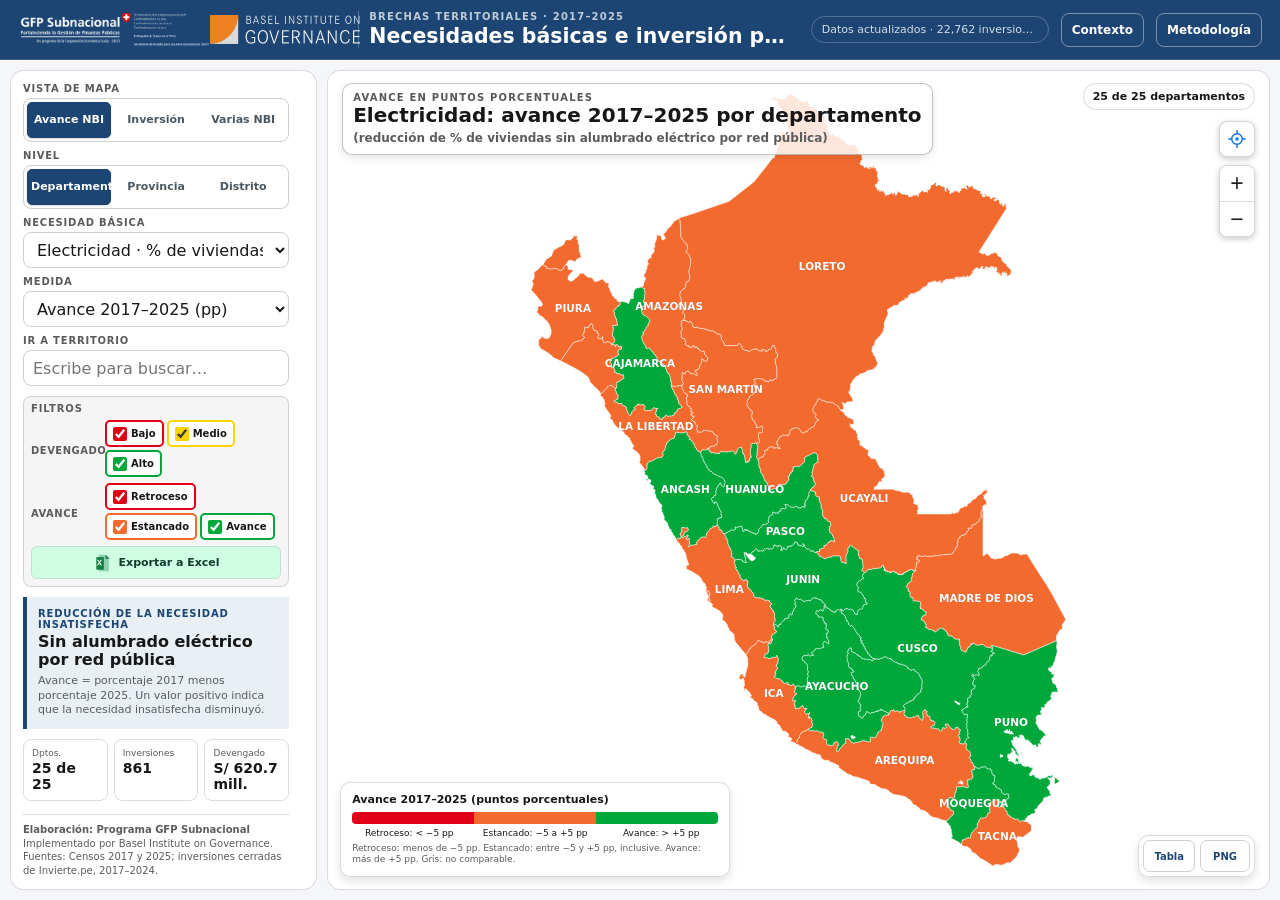
<file: index.html>
<!doctype html>
<html lang="es">
  <head>
    <meta charset="utf-8" />
    <meta name="viewport" content="width=device-width, initial-scale=1" />
    <meta
      name="description"
      content="Mapa interactivo de brechas territoriales e inversión pública del Perú"
    />
    <title>Mapa de brechas e inversión · Perú</title>
    <link rel="icon" href="data:image/svg+xml,%3Csvg xmlns='http://www.w3.org/2000/svg' viewBox='0 0 64 64'%3E%3Crect width='64' height='64' rx='32' fill='%23064942'/%3E%3Ctext x='32' y='39' text-anchor='middle' font-family='Arial' font-size='22' font-weight='700' fill='white'%3EPE%3C/text%3E%3C/svg%3E" />
    <link rel="stylesheet" href="./mapa_brechas.css" />
    <script defer src="./xlsx_vendor.js"></script>
    <script defer src="./mapa_brechas.js"></script>
  </head>
  <body>
    <div class="app" id="app" aria-busy="true">
      <header class="app-header">
        <div class="brand">
          <div class="brand-logos" aria-label="Instituciones responsables">
            <a href="https://www.gfpsubnacional.pe/inicio/" target="_blank" rel="noopener noreferrer">
              <img src="./gfp_darkbg.png" alt="GFP Subnacional" />
            </a>
            <a href="https://cooperacionsuiza.pe/seco" target="_blank" rel="noopener noreferrer">
              <img src="./suiza_darkbg.png" alt="Cooperación Económica Suiza SECO" />
            </a>
            <a href="https://baselgovernance.org" target="_blank" rel="noopener noreferrer">
              <img src="./basel_darkbg.png" alt="Basel Institute on Governance" />
            </a>
          </div>
          <div class="brand-copy">
            <p class="eyebrow">BRECHAS TERRITORIALES · 2017–2025</p>
            <h1>Necesidades básicas e inversión pública</h1>
          </div>
        </div>
        <div class="header-actions">
          <span class="status-chip" id="sourceStatus" role="status">Cargando datos…</span>
          <button class="icon-button" id="contextButton" type="button" aria-label="Abrir contexto general" disabled>
            Contexto
          </button>
          <button class="icon-button" id="methodButton" type="button" aria-label="Abrir metodología">
            Metodología
          </button>
        </div>
      </header>

      <main class="workspace" id="workspace">
        <aside class="control-panel" aria-label="Controles del mapa">
          <div class="controls-grid">
            <div class="control view-control">
              <span id="viewControlLabel">Vista de mapa</span>
              <div class="view-toggle" id="viewToggle" role="group" aria-labelledby="viewControlLabel">
                <button class="view-option is-active" type="button" data-view="nbi" aria-pressed="true" title="Avance de la necesidad básica insatisfecha">Avance NBI</button>
                <button class="view-option" type="button" data-view="investment" aria-pressed="false" title="Inversión en el sector">Inversión</button>
                <button class="view-option" type="button" data-view="comparison" aria-pressed="false" title="Avance NBI x Inversión">Avance NBI x Inversión</button>
                <button class="view-option" type="button" data-view="multi_nbi" aria-pressed="false" title="Servicios priorizados con estancamiento o retroceso">Varias NBI</button>
              </div>
            </div>

            <div class="control level-control">
              <span id="levelControlLabel">Nivel</span>
              <div class="view-toggle level-toggle" id="levelToggle" role="group" aria-labelledby="levelControlLabel">
                <button class="view-option level-option is-active" type="button" data-level="region" aria-pressed="true">Departamento</button>
                <button class="view-option level-option" type="button" data-level="province" aria-pressed="false">Provincia</button>
                <button class="view-option level-option" type="button" data-level="district" aria-pressed="false">Distrito</button>
              </div>
            </div>

            <label class="control">
              <span>Necesidad básica</span>
              <select id="indicatorSelect">
                <option value="electricity">Electricidad · % de viviendas sin alumbrado eléctrico por red pública</option>
                <option value="water_coverage">Agua · % de viviendas sin cobertura de agua</option>
                <option value="water_continuity">Agua · % de viviendas sin agua todos los días</option>
                <option value="education">Educación · % de la población de 3 a 24 años que no asiste</option>
                <option value="internet">Internet · % de hogares sin conexión a internet</option>
              </select>
            </label>

            <label class="control" id="measureControl">
              <span id="measureLabel">Medida</span>
              <select id="measureSelect"></select>
            </label>

            <label class="control territory-control">
              <span>Ir a territorio</span>
              <input
                id="territorySearch"
                type="search"
                list="territoryOptions"
                placeholder="Escribe para buscar…"
                autocomplete="off"
                spellcheck="false"
                aria-label="Buscar y abrir un territorio"
              />
              <datalist id="territoryOptions"></datalist>
            </label>
          </div>

          <div class="filter-toolbar" aria-label="Filtros combinables y exportación">
            <p class="filter-toolbar-title">Filtros</p>
            <div class="multi-filter" id="tierFilterGroup" role="group" aria-labelledby="tierFilterLabel">
              <div class="multi-filter-heading">
                <span class="multi-filter-label" id="tierFilterLabel">Devengado</span>
              </div>
              <div class="multi-filter-options">
                <label class="filter-choice filter-choice--red"><input type="checkbox" name="tierFilter" value="low" checked /><span>Bajo</span></label>
                <label class="filter-choice filter-choice--yellow"><input type="checkbox" name="tierFilter" value="medium" checked /><span>Medio</span></label>
                <label class="filter-choice filter-choice--green"><input type="checkbox" name="tierFilter" value="high" checked /><span>Alto</span></label>
              </div>
            </div>
            <div class="multi-filter" id="progressFilterGroup" role="group" aria-labelledby="progressFilterLabel">
              <div class="multi-filter-heading">
                <span class="multi-filter-label" id="progressFilterLabel">Avance</span>
              </div>
              <div class="multi-filter-options">
                <label class="filter-choice filter-choice--red"><input type="checkbox" name="progressFilter" value="setback" checked /><span>Retroceso</span></label>
                <label class="filter-choice filter-choice--orange"><input type="checkbox" name="progressFilter" value="stagnant" checked /><span>Estancado</span></label>
                <label class="filter-choice filter-choice--green"><input type="checkbox" name="progressFilter" value="advance" checked /><span>Avance</span></label>
              </div>
            </div>
            <button class="export-button" id="exportButton" type="button" title="Exportar los datos filtrados" disabled>
              <svg class="excel-icon" viewBox="0 0 24 24" aria-hidden="true">
                <path fill="currentColor" d="M7 2h8l4 4v16H7z" opacity=".34" />
                <path fill="currentColor" d="M15 2v5h5" />
                <path fill="currentColor" d="M4 5h9v15H4z" />
                <path fill="#fff" d="m6.3 8.2 1.5 2.3 1.5-2.3h1.5l-2.2 3.3 2.3 3.4H9.4l-1.6-2.4-1.6 2.4H4.7L7 11.5 4.8 8.2z" />
              </svg>
              <span>Exportar a Excel</span>
            </button>
          </div>

          <section class="context-card" aria-live="polite">
            <p class="context-kicker" id="contextKicker">Cargando datos</p>
            <strong id="contextTitle">Preparando el mapa…</strong>
            <p id="contextNote">Explora los indicadores territoriales y la inversión pública asociada.</p>
          </section>

          <div class="mini-stats" aria-label="Resumen de la vista">
            <div><span id="statUnitsLabel">Territorios</span><strong id="statUnits">—</strong></div>
            <div><span>Inversiones</span><strong id="statComparable">—</strong></div>
            <div><span>Devengado</span><strong id="statProjects">—</strong></div>
          </div>

          <p class="source-note">
            <strong>Elaboración: Programa GFP Subnacional</strong><br />
            Implementado por Basel Institute on Governance.<br />
            Fuentes: Censos 2017 y 2025; inversiones cerradas de Invierte.pe, 2017–2024.
          </p>
        </aside>

        <section class="map-panel" aria-labelledby="mapHeading">
          <div class="map-heading">
            <div>
              <p class="eyebrow" id="mapEyebrow">MAPA COROPLÉTICO</p>
              <h2 id="mapHeading">Cargando…</h2>
              <p class="map-subheading" id="mapSubheading" hidden></p>
            </div>
            <span id="mapUnitCount">—</span>
          </div>

          <div class="map-nav" aria-label="Mover y ampliar el mapa">
            <button class="map-location-button" id="resetMapButton" type="button" title="Recentrar mapa" aria-label="Recentrar mapa">
              <svg class="map-location-icon" viewBox="0 0 24 24" aria-hidden="true">
                <path class="map-location-cross" d="M12 2.2v3.1M12 18.7v3.1M2.2 12h3.1M18.7 12h3.1"></path>
                <circle class="map-location-ring" cx="12" cy="12" r="6.3"></circle>
                <circle class="map-location-dot" cx="12" cy="12" r="2.15"></circle>
              </svg>
            </button>
            <div class="map-zoom-stack" role="group" aria-label="Zoom del mapa">
              <button id="zoomInButton" type="button" title="Acercar" aria-label="Acercar mapa">+</button>
              <button id="zoomOutButton" type="button" title="Alejar" aria-label="Alejar mapa">−</button>
            </div>
          </div>

          <div class="map-actions" aria-label="Tabla y exportación del mapa">
            <button id="tableButton" type="button" title="Mostrar tabla de territorios" aria-label="Mostrar tabla de territorios" aria-pressed="false">Tabla</button>
            <button id="downloadPngButton" type="button" title="Abrir vista previa PNG" aria-label="Abrir vista previa PNG" aria-pressed="false" disabled>PNG</button>
          </div>

          <svg
            id="peruMap"
            viewBox="0 0 560 720"
            preserveAspectRatio="xMidYMid meet"
            role="img"
            aria-labelledby="svgTitle svgDescription"
          >
            <title id="svgTitle">Mapa interactivo del Perú</title>
            <desc id="svgDescription">
              Mapa territorial del Perú. Arrastra para mover, usa la rueda o los controles para ampliar y selecciona un territorio para abrir su ficha.
            </desc>
            <g id="mapViewport">
              <g id="neighborLayer" aria-hidden="true"></g>
              <g id="mapLayer"></g>
              <g id="mapLabelLayer" aria-hidden="true"></g>
              <g id="mapOverlayLayer" aria-hidden="true"></g>
            </g>
          </svg>

          <div class="tooltip" id="tooltip" role="tooltip" hidden></div>
          <aside class="legend" id="legend" aria-label="Leyenda del mapa"></aside>

          <div class="loading-overlay" id="loadingOverlay">
            <div class="loader" aria-hidden="true"></div>
            <strong id="loadingTitle">Cargando los datos</strong>
            <span id="loadingDetail">Esto puede tardar unos segundos.</span>
          </div>

          <div class="error-panel" id="errorPanel" hidden>
            <strong>No se pudieron cargar los datos</strong>
            <p id="errorMessage"></p>
            <p>Intenta recargar la página. Si el problema continúa, comunícalo al equipo responsable.</p>
          </div>
        </section>

        <aside class="table-panel" id="tablePanel" aria-labelledby="tableTitle" hidden>
          <div
            class="table-resize-handle"
            id="tableResizeHandle"
            role="separator"
            aria-orientation="vertical"
            aria-label="Cambiar ancho del panel de tabla"
            tabindex="0"
            title="Arrastra para cambiar el ancho del panel; doble clic para restablecer"
          ></div>
          <header class="table-panel-header">
            <div>
              <p class="eyebrow">TABLA TERRITORIAL</p>
              <h2 id="tableTitle">Tabla</h2>
            </div>
            <button class="close-button table-close" id="tableCloseButton" type="button" aria-label="Cerrar tabla">×</button>
          </header>

          <div class="table-toolbar" aria-label="Opciones de la tabla">
            <label class="table-control">
              <span>Mostrar primeros</span>
              <input id="tableLimitInput" type="number" min="1" max="500" step="1" value="50" inputmode="numeric" />
            </label>
            <label class="table-control table-control--wide">
              <span>Ordenar por</span>
              <select id="tableSortSelect"></select>
            </label>
            <label class="table-control">
              <span>Orden</span>
              <select id="tableDirectionSelect">
                <option value="desc">Mayor a menor</option>
                <option value="asc">Menor a mayor</option>
              </select>
            </label>
            <details class="table-columns-menu" id="tableColumnsMenu">
              <summary id="tableColumnsSummary">Columnas</summary>
              <div class="table-columns-options" id="tableColumnsOptions" role="group" aria-label="Columnas visibles"></div>
            </details>
            <button class="table-copy-button" id="copyTableButton" type="button" title="Copiar la tabla con formato">Copiar tabla</button>
          </div>

          <p class="table-count" id="tableCount" aria-live="polite"></p>
          <div class="table-scroll" tabindex="0" aria-label="Tabla desplazable de indicadores territoriales">
            <table class="territory-table" id="territoryTable">
              <thead id="territoryTableHead"></thead>
              <tbody id="territoryTableBody"></tbody>
            </table>
          </div>
          <footer class="table-note" id="tableNote"></footer>
        </aside>

        <aside class="table-panel png-panel" id="pngPanel" aria-labelledby="pngPanelTitle" hidden>
          <div
            class="table-resize-handle"
            id="pngResizeHandle"
            role="separator"
            aria-orientation="vertical"
            aria-label="Cambiar ancho del panel PNG"
            tabindex="0"
            title="Arrastra para cambiar el ancho del panel; doble clic para restablecer"
          ></div>
          <header class="table-panel-header">
            <div>
              <p class="eyebrow">MAPA PNG</p>
              <h2 id="pngPanelTitle">Vista previa</h2>
            </div>
            <button class="close-button table-close" id="pngCloseButton" type="button" aria-label="Cerrar vista previa PNG">×</button>
          </header>

          <div class="png-preview-body">
            <div class="png-preview-stage">
              <p class="png-preview-status" id="pngPreviewStatus" role="status">Generando vista previa…</p>
              <img id="pngPreviewImage" class="png-preview-image" alt="Vista previa del mapa PNG" hidden />
            </div>
          </div>

          <footer class="png-panel-footer">
            <p id="pngPreviewMeta">La imagen mantiene fondo transparente.</p>
            <div class="png-panel-actions">
              <button class="png-copy-button" id="pngCopyButton" type="button" disabled>Copiar imagen</button>
              <button class="png-download-button" id="pngDownloadButton" type="button" disabled>Descargar PNG</button>
            </div>
          </footer>
        </aside>
      </main>
    </div>

    <dialog id="detailDialog" class="detail-dialog">
      <article class="dialog-card">
        <header class="dialog-header">
          <div>
            <p class="eyebrow" id="detailHierarchy"></p>
            <h2 id="detailTitle">Ficha territorial</h2>
          </div>
          <button class="close-button" id="detailClose" type="button" aria-label="Cerrar ficha">×</button>
        </header>
        <div class="dialog-body" id="detailBody"></div>
      </article>
    </dialog>

    <dialog id="contextDialog" class="context-dialog">
      <article class="dialog-card">
        <header class="dialog-header">
          <div>
            <p class="eyebrow">PANORAMA NACIONAL</p>
            <h2>Contexto para el análisis</h2>
          </div>
          <button class="close-button" id="contextClose" type="button" aria-label="Cerrar contexto">×</button>
        </header>
        <div class="dialog-body context-summary" id="contextBody"></div>
      </article>
    </dialog>

    <dialog id="methodDialog" class="method-dialog">
      <article class="dialog-card">
        <header class="dialog-header">
          <div>
            <p class="eyebrow">CRITERIOS DE LECTURA</p>
            <h2>Metodología</h2>
          </div>
          <button class="close-button" id="methodClose" type="button" aria-label="Cerrar metodología">×</button>
        </header>
        <div class="dialog-body prose" id="methodBody"></div>
      </article>
    </dialog>
  </body>
</html>
</file>
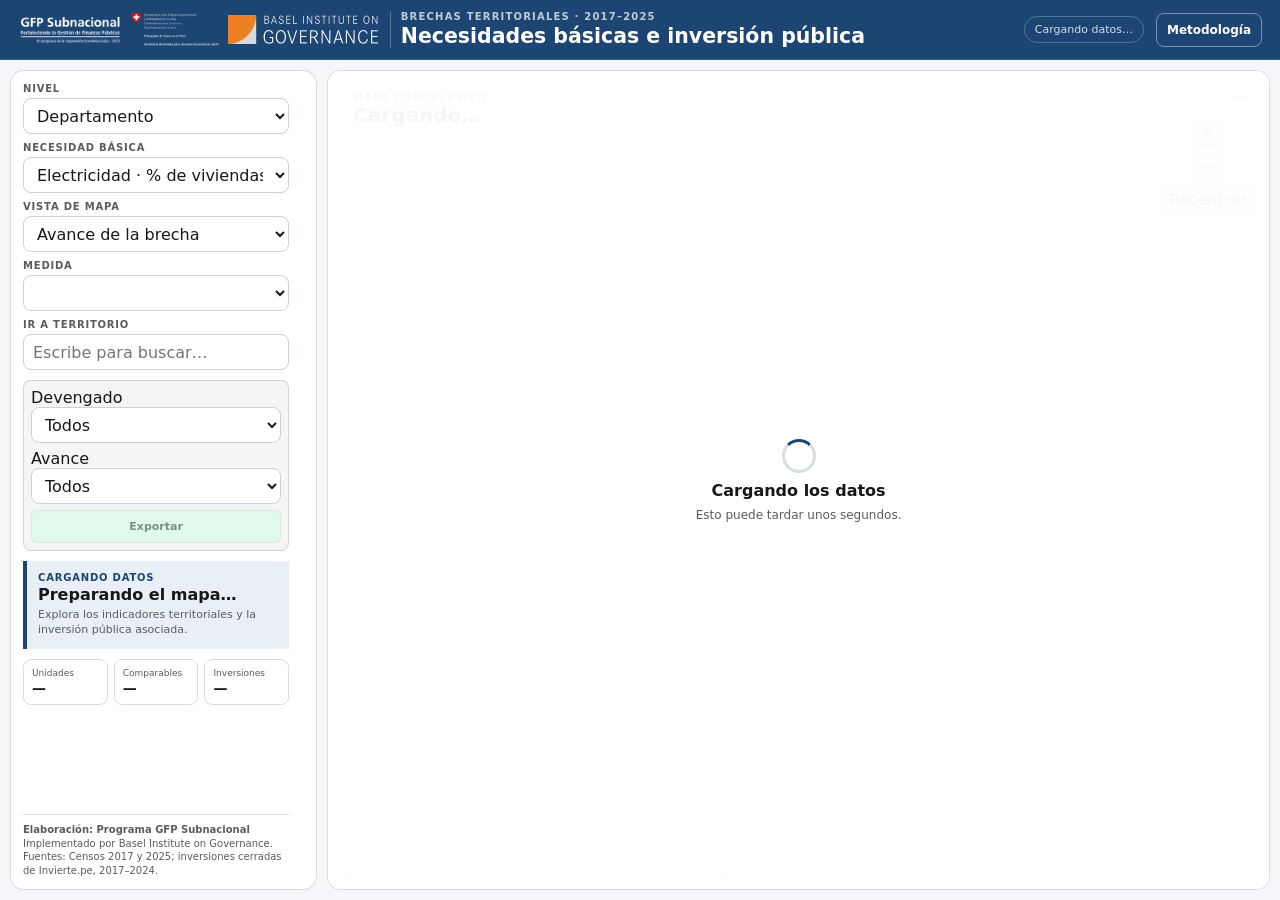
<file: mapa_brechas.html>
<!doctype html>
<html lang="es">
  <head>
    <meta charset="utf-8" />
    <meta name="viewport" content="width=device-width, initial-scale=1" />
    <meta
      name="description"
      content="Mapa interactivo de brechas territoriales e inversión pública del Perú"
    />
    <title>Mapa de brechas e inversión · Perú</title>
    <link rel="icon" href="data:image/svg+xml,%3Csvg xmlns='http://www.w3.org/2000/svg' viewBox='0 0 64 64'%3E%3Crect width='64' height='64' rx='32' fill='%23064942'/%3E%3Ctext x='32' y='39' text-anchor='middle' font-family='Arial' font-size='22' font-weight='700' fill='white'%3EPE%3C/text%3E%3C/svg%3E" />
    <link rel="stylesheet" href="./mapa_brechas.css" />
    <script defer src="./mapa_brechas.js"></script>
  </head>
  <body>
    <div class="app" id="app" aria-busy="true">
      <header class="app-header">
        <div class="brand">
          <div class="brand-logos" aria-label="Instituciones responsables">
            <a href="https://www.gfpsubnacional.pe/inicio/" target="_blank" rel="noopener noreferrer">
              <img src="./gfp_darkbg.png" alt="GFP Subnacional" />
            </a>
            <a href="https://cooperacionsuiza.pe/seco" target="_blank" rel="noopener noreferrer">
              <img src="./suiza_darkbg.png" alt="Cooperación Económica Suiza SECO" />
            </a>
            <a href="https://baselgovernance.org" target="_blank" rel="noopener noreferrer">
              <img src="./basel_darkbg.png" alt="Basel Institute on Governance" />
            </a>
          </div>
          <div class="brand-copy">
            <p class="eyebrow">BRECHAS TERRITORIALES · 2017–2025</p>
            <h1>Necesidades básicas e inversión pública</h1>
          </div>
        </div>
        <div class="header-actions">
          <span class="status-chip" id="sourceStatus" role="status">Cargando datos…</span>
          <button class="icon-button" id="methodButton" type="button" aria-label="Abrir metodología">
            Metodología
          </button>
        </div>
      </header>

      <main class="workspace">
        <aside class="control-panel" aria-label="Controles del mapa">
          <div class="controls-grid">
            <label class="control">
              <span>Nivel</span>
              <select id="levelSelect">
                <option value="region">Departamento</option>
                <option value="province">Provincia</option>
                <option value="district">Distrito</option>
              </select>
            </label>

            <label class="control">
              <span>Necesidad básica</span>
              <select id="indicatorSelect">
                <option value="electricity">Electricidad · % de viviendas sin alumbrado eléctrico por red pública</option>
                <option value="water_coverage">Agua · % de viviendas sin cobertura de agua</option>
                <option value="water_continuity">Agua · % de viviendas sin agua todos los días</option>
                <option value="education">Educación · % de la población de 3 a 24 años que no asiste</option>
                <option value="internet">Internet · % de hogares sin conexión a internet</option>
              </select>
            </label>

            <label class="control">
              <span>Vista de mapa</span>
              <select id="viewSelect">
                <option value="nbi">Avance de la brecha</option>
                <option value="investment">Inversión en el sector</option>
                <option value="comparison">Brecha × inversión</option>
              </select>
            </label>

            <label class="control" id="measureControl">
              <span id="measureLabel">Medida</span>
              <select id="measureSelect"></select>
            </label>

            <label class="control territory-control">
              <span>Ir a territorio</span>
              <input
                id="territorySearch"
                type="search"
                list="territoryOptions"
                placeholder="Escribe para buscar…"
                autocomplete="off"
                spellcheck="false"
                aria-label="Buscar y abrir un territorio"
              />
              <datalist id="territoryOptions"></datalist>
            </label>
          </div>

          <div class="filter-toolbar" aria-label="Filtros combinables y exportación">
            <label class="compact-control">
              <span>Devengado</span>
              <select id="tierFilterSelect">
                <option value="all">Todos</option>
                <option value="low">Bajo</option>
                <option value="medium">Medio</option>
                <option value="high">Alto</option>
              </select>
            </label>
            <label class="compact-control">
              <span>Avance</span>
              <select id="progressFilterSelect">
                <option value="all">Todos</option>
                <option value="advance">Avance</option>
                <option value="stagnant">Estancado</option>
                <option value="setback">Retroceso</option>
              </select>
            </label>
            <button class="export-button" id="exportButton" type="button" title="Exportar los datos filtrados" disabled>
              Exportar
            </button>
          </div>

          <section class="context-card" aria-live="polite">
            <p class="context-kicker" id="contextKicker">Cargando datos</p>
            <strong id="contextTitle">Preparando el mapa…</strong>
            <p id="contextNote">Explora los indicadores territoriales y la inversión pública asociada.</p>
          </section>

          <div class="mini-stats" aria-label="Resumen de la vista">
            <div><span>Unidades</span><strong id="statUnits">—</strong></div>
            <div><span>Comparables</span><strong id="statComparable">—</strong></div>
            <div><span>Inversiones</span><strong id="statProjects">—</strong></div>
          </div>

          <p class="source-note">
            <strong>Elaboración: Programa GFP Subnacional</strong><br />
            Implementado por Basel Institute on Governance.<br />
            Fuentes: Censos 2017 y 2025; inversiones cerradas de Invierte.pe, 2017–2024.
          </p>
        </aside>

        <section class="map-panel" aria-labelledby="mapHeading">
          <div class="map-heading">
            <div>
              <p class="eyebrow" id="mapEyebrow">MAPA COROPLÉTICO</p>
              <h2 id="mapHeading">Cargando…</h2>
              <p class="map-subheading" id="mapSubheading" hidden></p>
            </div>
            <span id="mapUnitCount">—</span>
          </div>

          <div class="map-nav" aria-label="Mover y ampliar el mapa">
            <button id="zoomInButton" type="button" title="Acercar" aria-label="Acercar mapa">+</button>
            <button id="zoomOutButton" type="button" title="Alejar hasta la vista mundial" aria-label="Alejar mapa hasta la vista mundial">−</button>
            <button id="resetMapButton" type="button" title="Restablecer vista" aria-label="Restablecer posición y zoom">Recentrar</button>
          </div>

          <svg
            id="peruMap"
            viewBox="-130 -240 900 1160"
            preserveAspectRatio="xMidYMid meet"
            role="img"
            aria-labelledby="svgTitle svgDescription"
          >
            <title id="svgTitle">Mapa interactivo del Perú con contexto mundial</title>
            <desc id="svgDescription">
              Los límites de todos los países y el océano dan contexto mundial. Arrastra para mover, usa la rueda o los controles para ampliar y selecciona un territorio del Perú para abrir su ficha.
            </desc>
            <rect class="map-ocean" x="-130" y="-240" width="900" height="1160" aria-hidden="true"></rect>
            <g id="mapViewport">
              <g id="neighborLayer" aria-hidden="true"></g>
              <g id="mapLayer"></g>
              <g id="mapLabelLayer" aria-hidden="true"></g>
              <g id="mapOverlayLayer" aria-hidden="true"></g>
            </g>
          </svg>

          <div class="tooltip" id="tooltip" role="tooltip" hidden></div>
          <aside class="legend" id="legend" aria-label="Leyenda del mapa"></aside>

          <div class="loading-overlay" id="loadingOverlay">
            <div class="loader" aria-hidden="true"></div>
            <strong id="loadingTitle">Cargando los datos</strong>
            <span id="loadingDetail">Esto puede tardar unos segundos.</span>
          </div>

          <div class="error-panel" id="errorPanel" hidden>
            <strong>No se pudieron cargar los datos</strong>
            <p id="errorMessage"></p>
            <p>Intenta recargar la página. Si el problema continúa, comunícalo al equipo responsable.</p>
          </div>
        </section>
      </main>
    </div>

    <dialog id="detailDialog" class="detail-dialog">
      <article class="dialog-card">
        <header class="dialog-header">
          <div>
            <p class="eyebrow" id="detailHierarchy"></p>
            <h2 id="detailTitle">Ficha territorial</h2>
          </div>
          <button class="close-button" id="detailClose" type="button" aria-label="Cerrar ficha">×</button>
        </header>
        <div class="dialog-body" id="detailBody"></div>
      </article>
    </dialog>

    <dialog id="methodDialog" class="method-dialog">
      <article class="dialog-card">
        <header class="dialog-header">
          <div>
            <p class="eyebrow">CRITERIOS DE LECTURA</p>
            <h2>Metodología</h2>
          </div>
          <button class="close-button" id="methodClose" type="button" aria-label="Cerrar metodología">×</button>
        </header>
        <div class="dialog-body prose" id="methodBody"></div>
      </article>
    </dialog>
  </body>
</html>
</file>
<file: mapa_brechas.css>
:root {
  color-scheme: light;
  --ink: #171717;
  --muted: #5b5b5b;
  --paper: #f4f6f9;
  --panel: #ffffff;
  --line: rgb(0 0 0 / 14%);
  --teal: #1c4574;
  --teal-dark: #1c4574;
  --focus: #ff9d00;
  --brand: #cf0909;
  --brand-hover: #f5811e;
  --shadow: 0 4px 10px rgb(0 0 0 / 12%);
  font-family: "Segoe UI", system-ui, -apple-system, Arial, sans-serif;
}

* { box-sizing: border-box; }

html,
body {
  width: 100%;
  height: 100%;
  margin: 0;
  overflow: hidden;
}

body {
  color: var(--ink);
  background: var(--paper);
  overscroll-behavior: none;
}

button,
select,
input { font: inherit; }

button,
select { color: inherit; }

.app {
  width: 100%;
  height: 100vh;
  height: 100dvh;
  overflow: hidden;
  display: grid;
  grid-template-rows: 60px minmax(0, 1fr);
}

.app-header {
  min-width: 0;
  display: flex;
  align-items: center;
  justify-content: space-between;
  gap: 18px;
  padding: 8px 18px;
  color: #fff;
  background: var(--teal-dark);
  border-bottom: 1px solid rgb(255 255 255 / 12%);
}

.brand,
.header-actions {
  min-width: 0;
  display: flex;
  align-items: center;
  gap: 12px;
}

.brand-logos { min-width: 0; display: flex; align-items: center; gap: 9px; }
.brand-logos a { display: inline-flex; flex: 0 1 auto; min-width: 0; }
.brand-logos img { display: block; width: auto; height: clamp(22px, 2.6vw, 34px); max-width: 150px; object-fit: contain; }
.brand-logos a:nth-child(1) img { max-width: 108px; }
.brand-logos a:nth-child(2) img { max-width: 92px; }
.brand-copy { min-width: 0; padding-left: 10px; border-left: 1px solid rgb(255 255 255 / 25%); }

.eyebrow {
  margin: 0 0 2px;
  font-size: 10px;
  font-weight: 800;
  letter-spacing: .12em;
  text-transform: uppercase;
  color: currentColor;
  opacity: .72;
}

h1,
h2,
p { margin-top: 0; }

h1 {
  margin-bottom: 0;
  overflow: hidden;
  text-overflow: ellipsis;
  white-space: nowrap;
  font-size: clamp(15px, 1.6vw, 21px);
  font-weight: 600;
}

.status-chip {
  max-width: 280px;
  overflow: hidden;
  text-overflow: ellipsis;
  white-space: nowrap;
  padding: 6px 10px;
  border: 1px solid rgb(255 255 255 / 24%);
  border-radius: 999px;
  font-size: 11px;
  color: rgb(255 255 255 / 82%);
}

.icon-button,
.close-button {
  border: 1px solid currentColor;
  background: transparent;
  cursor: pointer;
}

.icon-button {
  min-height: 34px;
  padding: 6px 10px;
  border-color: rgb(255 255 255 / 40%);
  border-radius: 8px;
  color: #fff;
  font-size: 12px;
  font-weight: 700;
}
.icon-button:disabled {
  opacity: .5;
  cursor: progress;
}

.workspace {
  min-width: 0;
  min-height: 0;
  height: 100%;
  overflow: hidden;
  display: grid;
  grid-template-columns: clamp(255px, 24vw, 330px) minmax(0, 1fr);
  gap: 10px;
  padding: 10px;
}

.control-panel,
.map-panel,
.table-panel {
  min-width: 0;
  min-height: 0;
  border: 1px solid var(--line);
  border-radius: 14px;
  background: var(--panel);
}

.control-panel {
  min-height: 0;
  height: 100%;
  max-height: 100%;
  overflow-x: hidden;
  overflow-y: auto;
  overscroll-behavior: contain;
  scrollbar-gutter: stable;
  display: flex;
  flex-direction: column;
  gap: 10px;
  padding: 12px;
}
.controls-grid {
  min-height: 0;
  display: grid;
  gap: 8px;
}

.control {
  min-width: 0;
  display: grid;
  gap: 4px;
}

.control > span {
  font-size: 10px;
  font-weight: 800;
  letter-spacing: .08em;
  text-transform: uppercase;
  color: var(--muted);
}

.view-toggle {
  display: grid;
  grid-template-columns: repeat(4, minmax(0, 1fr));
  gap: 3px;
  padding: 3px;
  border: 1px solid #cbd2ca;
  border-radius: 8px;
  background: #fff;
}

.view-toggle.comparison-hidden {
  grid-template-columns: repeat(3, minmax(0, 1fr));
}

.level-toggle {
  grid-template-columns: repeat(3, minmax(0, 1fr));
}

.view-option {
  min-width: 0;
  min-height: 36px;
  padding: 4px 3px;
  border: 1px solid transparent;
  border-radius: 5px;
  color: #4a5760;
  background: transparent;
  font-size: 11px;
  font-weight: 700;
  line-height: 1.1;
  text-align: center;
  cursor: pointer;
}

.view-option:hover { background: #e8eff5; }

.view-option.is-active,
.view-option[aria-pressed="true"] {
  border-color: var(--teal-dark);
  color: #fff;
  background: var(--teal-dark);
  box-shadow: 0 1px 2px rgb(0 0 0 / 16%);
}

.filter-toolbar {
  display: grid;
  grid-template-columns: minmax(0, 1fr);
  align-items: stretch;
  gap: 6px;
  padding: 7px;
  border: 1px solid var(--line);
  border-radius: 8px;
  background: rgb(0 0 0 / 4%);
}

.filter-toolbar-title {
  margin: 0;
  font-size: 10px;
  font-weight: 800;
  letter-spacing: .09em;
  line-height: 1;
  text-transform: uppercase;
  color: var(--muted);
}

.multi-filter {
  min-width: 0;
  display: grid;
  grid-template-columns: 68px minmax(0, 1fr);
  align-items: center;
  gap: 6px;
}

.multi-filter-heading {
  min-width: 0;
}

.multi-filter-label {
  min-width: 0;
  overflow: hidden;
  text-overflow: ellipsis;
  white-space: nowrap;
  font-size: 10px;
  font-weight: 800;
  letter-spacing: .05em;
  text-transform: uppercase;
  color: var(--muted);
}

.multi-filter-options {
  min-width: 0;
  display: flex;
  flex-wrap: wrap;
  gap: 3px;
}

.filter-choice {
  --filter-accent: #171717;
  flex: 0 0 auto;
  display: inline-flex;
  align-items: center;
  gap: 4px;
  min-height: 27px;
  padding: 3px 6px;
  border: 2px solid #adb5b8;
  border-radius: 5px;
  color: #171717;
  background: #fff;
  font-size: 10px;
  font-weight: 800;
  line-height: 1.1;
  cursor: pointer;
}

.filter-choice--red { --filter-accent: #e00018; }
.filter-choice--red-light { --filter-accent: #f6b2b8; }
.filter-choice--red-dark { --filter-accent: #8e0010; }
.filter-choice--orange { --filter-accent: #f26a2e; }
.filter-choice--yellow { --filter-accent: #ffd500; }
.filter-choice--green { --filter-accent: #00a83b; }

.filter-choice:hover { background: #f4f6f7; }
.filter-choice input {
  width: 14px;
  height: 14px;
  margin: 0;
  accent-color: #818a8d;
}
.filter-choice:has(input:checked) { border-color: var(--filter-accent); }
.filter-choice--red input:checked { accent-color: #e00018; }
.filter-choice--red-light input:checked { accent-color: #f6b2b8; }
.filter-choice--red-dark input:checked { accent-color: #8e0010; }
.filter-choice--orange input:checked { accent-color: #f26a2e; }
.filter-choice--yellow input:checked { accent-color: #ffd500; }
.filter-choice--green input:checked { accent-color: #00a83b; }

.export-button {
  width: 100%;
  min-height: 33px;
  height: auto;
  display: inline-flex;
  align-items: center;
  justify-content: center;
  gap: 6px;
  padding: 5px 8px;
  border: 1px solid rgb(0 0 0 / 10%);
  border-radius: 6px;
  color: #0f3d2e;
  background: rgb(200 255 225 / 84%);
  font-size: 11px;
  font-weight: 700;
  cursor: pointer;
}

.excel-icon {
  width: 20px;
  height: 20px;
  flex: 0 0 auto;
  color: #107c41;
}

.export-button:hover { background: rgb(168 246 208 / 84%); transform: translateY(-1px); }
.export-button:disabled { opacity: .55; cursor: progress; transform: none; }

select,
input[type="search"] {
  width: 100%;
  min-width: 0;
  min-height: 36px;
  border: 1px solid #cbd2ca;
  border-radius: 8px;
  padding: 6px 9px;
  background: #fff;
  outline: none;
}

select:focus-visible,
input:focus-visible,
button:focus-visible {
  outline: 3px solid var(--focus);
  outline-offset: 2px;
}

.context-card {
  padding: 11px;
  border-left: 4px solid var(--teal);
  background: #e8eff5;
}

.context-kicker {
  margin-bottom: 3px;
  font-size: 10px;
  font-weight: 800;
  text-transform: uppercase;
  letter-spacing: .08em;
  color: var(--teal);
}

.context-card strong {
  display: block;
  font-size: 16px;
  line-height: 1.15;
}

.context-card p:last-child {
  margin: 4px 0 0;
  font-size: 11px;
  line-height: 1.35;
  color: var(--muted);
}

.mini-stats {
  display: grid;
  grid-template-columns: repeat(3, minmax(0, 1fr));
  gap: 6px;
}

.mini-stats div {
  min-width: 0;
  padding: 8px;
  border: 1px solid var(--line);
  border-radius: 8px;
}

.mini-stats span,
.mini-stats strong { display: block; }
.mini-stats span { font-size: 9px; color: var(--muted); }
.mini-stats strong { margin-top: 2px; font-size: 14px; }

.source-note {
  margin: auto 0 0;
  padding-top: 8px;
  border-top: 1px solid var(--line);
  font-size: 10px;
  line-height: 1.35;
  color: var(--muted);
}


.workspace.has-table {
  grid-template-columns: clamp(245px, 20vw, 305px) minmax(320px, 1fr) var(--table-panel-width, clamp(430px, 40vw, 700px));
}

.table-panel {
  position: relative;
  min-width: 0;
  min-height: 0;
  overflow: hidden;
  display: grid;
  grid-template-rows: auto auto auto minmax(0, 1fr) auto;
  background: #fff;
}

.png-panel {
  grid-template-rows: auto minmax(0, 1fr) auto;
}

.png-preview-body {
  min-width: 0;
  min-height: 0;
  overflow: auto;
  padding: 12px;
  background: #f7f8fa;
  scrollbar-gutter: stable;
}

.png-preview-stage {
  min-height: 100%;
  display: grid;
  place-items: center;
  align-content: center;
  padding: 10px;
  border: 1px solid #d9dee2;
  border-radius: 9px;
  background: #fff;
}

.png-preview-image {
  display: block;
  width: 100%;
  max-width: 620px;
  height: auto;
  border-radius: 3px;
  background: #fff;
  box-shadow: 0 1px 5px rgb(0 0 0 / 16%);
}

.png-preview-status {
  margin: 0;
  padding: 12px;
  border-radius: 7px;
  color: var(--muted);
  background: rgb(255 255 255 / 90%);
  font-size: 11px;
  font-weight: 700;
  text-align: center;
}

.png-panel-footer {
  display: grid;
  gap: 8px;
  padding: 10px 12px 12px;
  border-top: 1px solid var(--line);
  background: #fff;
}

.png-panel-footer p {
  margin: 0;
  color: var(--muted);
  font-size: 9px;
  line-height: 1.35;
}

.png-panel-actions {
  display: grid;
  grid-template-columns: repeat(2, minmax(0, 1fr));
  gap: 7px;
}

.png-copy-button,
.png-download-button {
  width: 100%;
  min-height: 34px;
  padding: 6px 10px;
  border: 1px solid #b6c5d0;
  border-radius: 7px;
  font-size: 11px;
  font-weight: 800;
  cursor: pointer;
}

.png-copy-button {
  color: #fff;
  background: var(--teal-dark);
}

.png-download-button {
  color: var(--teal-dark);
  background: #e8eff5;
}

.png-copy-button:hover,
.png-download-button:hover { filter: brightness(1.06); }
.png-copy-button:disabled,
.png-download-button:disabled { opacity: .5; cursor: progress; filter: none; }

.table-resize-handle {
  position: absolute;
  z-index: 15;
  top: 0;
  bottom: 0;
  left: 0;
  width: 9px;
  cursor: col-resize;
  touch-action: none;
}
.table-resize-handle::after {
  content: "";
  position: absolute;
  top: 8px;
  bottom: 8px;
  left: 3px;
  width: 2px;
  border-radius: 999px;
  background: rgb(28 69 116 / 18%);
  transition: background 120ms ease, width 120ms ease;
}
.table-resize-handle:hover::after,
.table-resize-handle:focus-visible::after {
  width: 3px;
  background: rgb(28 69 116 / 55%);
}
.table-resize-handle:focus-visible {
  outline: 2px solid var(--focus);
  outline-offset: -2px;
}

.table-panel-header {
  min-width: 0;
  display: flex;
  align-items: flex-start;
  justify-content: space-between;
  gap: 10px;
  padding: 12px 12px 10px;
  border-bottom: 1px solid var(--line);
}

.table-panel-header > div { min-width: 0; }
.table-panel-header .eyebrow { color: var(--teal-dark); }
.table-panel-header h2 {
  margin: 0;
  font-size: 15px;
  line-height: 1.2;
  overflow-wrap: anywhere;
}
.table-close {
  flex: 0 0 auto;
  width: 30px;
  height: 30px;
  border-radius: 7px;
  color: var(--teal-dark);
  background: #fff;
  font-size: 18px;
  cursor: pointer;
}

.table-toolbar {
  position: relative;
  z-index: 20;
  display: grid;
  grid-template-columns: 94px minmax(150px, 1fr) 120px;
  gap: 6px;
  align-items: end;
  padding: 9px 10px;
  border-bottom: 1px solid var(--line);
  background: #f7f8fa;
}

.table-control {
  min-width: 0;
  display: grid;
  gap: 3px;
}
.table-control > span {
  font-size: 8px;
  font-weight: 800;
  letter-spacing: .06em;
  text-transform: uppercase;
  color: var(--muted);
}
.table-control input,
.table-control select {
  width: 100%;
  min-width: 0;
  height: 31px;
  min-height: 31px;
  padding: 4px 6px;
  border: 1px solid #cbd2ca;
  border-radius: 6px;
  background: #fff;
  font-size: 10px;
}

.table-columns-menu {
  position: relative;
  grid-column: 1 / 3;
  min-width: 0;
}
.table-columns-menu > summary {
  height: 31px;
  display: flex;
  align-items: center;
  justify-content: space-between;
  gap: 8px;
  padding: 4px 8px;
  border: 1px solid #cbd2ca;
  border-radius: 6px;
  color: var(--teal-dark);
  background: #fff;
  font-size: 10px;
  font-weight: 800;
  cursor: pointer;
  list-style: none;
}
.table-columns-menu > summary::-webkit-details-marker { display: none; }
.table-columns-menu > summary::after { content: "▾"; }
.table-columns-menu[open] > summary::after { content: "▴"; }
.table-columns-options {
  position: absolute;
  z-index: 30;
  top: calc(100% + 5px);
  left: 0;
  width: min(370px, calc(100vw - 30px));
  max-height: 310px;
  overflow: auto;
  display: grid;
  gap: 3px;
  padding: 7px;
  border: 1px solid #b9c5ce;
  border-radius: 8px;
  background: #fff;
  box-shadow: 0 6px 18px rgb(0 0 0 / 18%);
}
.table-column-choice {
  min-width: 0;
  display: grid;
  grid-template-columns: 16px minmax(0, 1fr);
  align-items: start;
  gap: 6px;
  padding: 5px 6px;
  border-radius: 5px;
  font-size: 10px;
  line-height: 1.25;
  cursor: pointer;
}
.table-column-choice:hover { background: #eef3f7; }
.table-column-choice input {
  width: 14px;
  height: 14px;
  margin: 0;
  accent-color: var(--teal-dark);
}
.table-copy-button {
  grid-column: 3;
  width: 100%;
}

.table-copy-button {
  height: 31px;
  padding: 4px 9px;
  border: 1px solid #b6c5d0;
  border-radius: 6px;
  color: var(--teal-dark);
  background: #e8eff5;
  font-size: 10px;
  font-weight: 800;
  cursor: pointer;
  white-space: nowrap;
}
.table-copy-button:hover { background: #dce8f1; }

.table-count {
  margin: 0;
  padding: 6px 10px;
  border-bottom: 1px solid var(--line);
  color: var(--muted);
  font-size: 9px;
  line-height: 1.25;
}

.table-scroll {
  min-width: 0;
  min-height: 0;
  overflow: auto;
  overscroll-behavior: contain;
  scrollbar-gutter: stable;
  background: #fff;
}

.territory-table {
  width: max-content;
  min-width: 100%;
  border-collapse: separate;
  border-spacing: 0;
  color: #171717;
  background: #fff;
  font-size: 10px;
  line-height: 1.3;
  user-select: text;
}

.territory-table th,
.territory-table td {
  min-width: 90px;
  max-width: 220px;
  padding: 7px 8px;
  box-sizing: border-box;
  border-right: 1px solid #d9dee2;
  border-bottom: 1px solid #d9dee2;
  vertical-align: middle;
  text-align: center;
  white-space: normal;
  overflow-wrap: break-word;
  word-break: normal;
  cursor: text;
  user-select: text;
}
.territory-table td { white-space: pre-line; }
.territory-table th:first-child,
.territory-table td:first-child { border-left: 1px solid #d9dee2; }
.territory-table thead th {
  position: sticky;
  z-index: 3;
  top: 0;
  padding-right: 13px;
  border-top: 1px solid #d9dee2;
  color: #fff;
  background: var(--teal-dark);
  font-size: 9px;
  font-weight: 800;
  letter-spacing: .02em;
}
.table-column-resizer {
  position: absolute;
  z-index: 5;
  top: 0;
  right: -4px;
  width: 8px;
  height: 100%;
  cursor: col-resize;
  touch-action: none;
}
.table-column-resizer::after {
  content: "";
  position: absolute;
  top: 4px;
  bottom: 4px;
  left: 3px;
  width: 1px;
  background: rgb(255 255 255 / 42%);
}
.table-column-resizer:hover::after {
  width: 2px;
  background: #fff;
}
.territory-table tbody tr:nth-child(even) td { background: #f7f8fa; }
.territory-table tbody tr:hover td { background: #eef4f8; }
.territory-table td.table-number { text-align: right; font-variant-numeric: tabular-nums; }
.territory-table td.table-condition { font-weight: 800; text-align: center; }
.territory-table tbody td.table-tier-low { background: #e5f6eb; color: #075b28; }
.territory-table tbody td.table-tier-medium { background: #fff4ba; color: #715900; }
.territory-table tbody td.table-tier-high { background: #ffd9dd; color: #8e0010; }
.territory-table tbody td.table-progress-setback { background: #ffd9dd; color: #8e0010; }
.territory-table tbody td.table-progress-stagnant { background: #ffe2d4; color: #8b2f0c; }
.territory-table tbody td.table-progress-advance { background: #e5f6eb; color: #075b28; }

.table-note {
  max-height: 118px;
  overflow-y: auto;
  padding: 8px 10px 10px;
  border-top: 1px solid var(--line);
  color: var(--muted);
  background: #fafbfc;
  font-size: 9px;
  line-height: 1.4;
}
.table-note p { margin: 0 0 4px; }
.table-note p:last-child { margin-bottom: 0; }

.map-panel {
  position: relative;
  overflow: hidden;
  isolation: isolate;
  background: #fff;
}

.map-heading {
  position: absolute;
  z-index: 4;
  top: 12px;
  left: 14px;
  right: 14px;
  display: flex;
  align-items: flex-start;
  justify-content: space-between;
  gap: 12px;
  pointer-events: none;
}

.map-heading h2 {
  margin-bottom: 0;
  max-width: min(68vw, 740px);
  font-size: clamp(14px, 1.6vw, 20px);
  line-height: 1.05;
}

.map-heading > div:first-child {
  max-width: min(72vw, 760px);
  padding: 8px 10px 9px;
  border: 1px solid rgb(0 0 0 / 24%);
  border-radius: 10px;
  background: rgb(255 255 255 / 84%);
  box-shadow: 0 3px 9px rgb(0 0 0 / 10%);
}

.map-subheading {
  margin: 5px 0 0;
  max-width: min(68vw, 740px);
  color: var(--muted);
  font-size: clamp(10px, 1.25vw, 12px);
  font-weight: 650;
  line-height: 1.2;
}

.map-subheading[hidden] {
  display: none;
}

.map-heading > span {
  padding: 6px 9px;
  border: 1px solid var(--line);
  border-radius: 999px;
  background: rgb(255 255 255 / 90%);
  font-size: 11px;
  font-weight: 800;
}

.map-nav {
  position: absolute;
  z-index: 7;
  top: 50px;
  right: 14px;
  display: flex;
  flex-direction: column;
  align-items: center;
  gap: 8px;
}

.map-location-button,
.map-zoom-stack {
  width: 36px;
  border: 1px solid rgb(0 0 0 / 16%);
  border-radius: 8px;
  background: #fff;
  box-shadow: 0 2px 6px rgb(0 0 0 / 22%);
}

.map-location-button {
  height: 36px;
  display: grid;
  place-items: center;
  padding: 0;
  color: #1a73e8;
  cursor: pointer;
}

.map-location-icon {
  width: 20px;
  height: 20px;
  display: block;
  overflow: visible;
}

.map-location-cross,
.map-location-ring {
  fill: none;
  stroke: currentColor;
  stroke-width: 1.8;
  stroke-linecap: round;
  stroke-linejoin: round;
}

.map-location-dot {
  fill: currentColor;
  stroke: none;
}

.map-zoom-stack {
  overflow: hidden;
  display: flex;
  flex-direction: column;
}

.map-zoom-stack button {
  width: 34px;
  height: 35px;
  display: grid;
  place-items: center;
  padding: 0;
  border: 0;
  border-radius: 0;
  color: #202124;
  background: #fff;
  font-family: Arial, sans-serif;
  font-size: 23px;
  font-weight: 400;
  line-height: 1;
  cursor: pointer;
}

.map-zoom-stack button + button {
  border-top: 1px solid #dadce0;
}

.map-location-button:hover,
.map-zoom-stack button:hover {
  background: #f7f8f8;
}

.map-location-button:active,
.map-zoom-stack button:active {
  background: #eceff1;
}

.map-actions {
  position: absolute;
  z-index: 7;
  right: 14px;
  bottom: 12px;
  display: flex;
  gap: 5px;
  padding: 4px;
  border: 1px solid var(--line);
  border-radius: 10px;
  background: rgb(255 255 255 / 94%);
  box-shadow: 0 4px 10px rgb(0 0 0 / 12%);
}
.map-actions button {
  min-width: 50px;
  height: 32px;
  padding: 0 10px;
  border: 1px solid #cbd2ca;
  border-radius: 7px;
  color: var(--teal-dark);
  background: #fff;
  font-size: 10px;
  font-weight: 800;
  cursor: pointer;
}
.map-actions button:hover { background: #e8eff5; }
.map-actions button[aria-pressed="true"] {
  color: #fff;
  border-color: var(--teal-dark);
  background: var(--teal-dark);
}
.map-actions button:disabled { opacity: .5; cursor: progress; }

#peruMap {
  display: block;
  width: 100%;
  height: 100%;
  padding: 0;
  background: #fff;
  cursor: grab;
  touch-action: none;
  user-select: none;
}

#peruMap.is-panning { cursor: grabbing; }

.map-ocean {
  display: none;
}

.context-country {
  fill: #e8e1d4;
  stroke: none;
  pointer-events: none;
}

.context-country-border,
.neighbor-detail-border {
  fill: none;
  stroke: #000;
  stroke-width: .9;
  stroke-linecap: round;
  stroke-linejoin: round;
  vector-effect: non-scaling-stroke;
  pointer-events: none;
}

.neighbor-detail-fill {
  fill: #e8e1d4;
  stroke: none;
  pointer-events: none;
}

.peru-shared-outline {
  fill: none;
  stroke: #000;
  stroke-width: .9;
  stroke-linecap: round;
  stroke-linejoin: round;
  vector-effect: non-scaling-stroke;
  pointer-events: none;
}

.map-shape {
  cursor: pointer;
  stroke: #fff;
  stroke-width: .5;
  stroke-linecap: round;
  stroke-linejoin: round;
  shape-rendering: geometricPrecision;
  vector-effect: non-scaling-stroke;
  transition: fill-opacity 120ms ease, filter 120ms ease;
}

.map-shape:hover {
  stroke: #fff;
  stroke-width: .5;
  filter: brightness(.92);
}

.map-shape.is-selected {
  stroke: #fff;
  stroke-width: .5;
  filter: brightness(.88);
}

.map-shape:focus { outline: none; }

.map-shape:focus-visible {
  outline: none;
  stroke: #1c4574;
  stroke-width: 2.2;
  stroke-dasharray: 5 3;
}

.map-shape.is-muted { opacity: 1; fill-opacity: .36; }
.map-shape.is-filtered-out { opacity: 1; fill-opacity: 1; stroke-opacity: 1; pointer-events: none; }

.context-country,
.context-country-border,
.neighbor-detail-fill,
.neighbor-detail-border,
.peru-shared-outline {
  display: none !important;
}

.map-label {
  fill: #fff;
  stroke: none;
  font-weight: 650;
  letter-spacing: 0;
  filter: drop-shadow(0 .7px .7px rgb(48 56 60 / 42%));
  pointer-events: none;
  user-select: none;
}

.tooltip {
  position: fixed;
  z-index: 30;
  max-width: 240px;
  padding: 9px 10px;
  border: 1px solid #304d48;
  border-radius: 8px;
  color: #fff;
  background: #173b36;
  box-shadow: var(--shadow);
  font-size: 11px;
  line-height: 1.35;
  pointer-events: none;
}

.tooltip strong { display: block; margin-bottom: 2px; font-size: 12px; }

.legend {
  position: absolute;
  z-index: 5;
  left: 12px;
  bottom: 12px;
  width: min(390px, calc(100% - 24px));
  max-height: 168px;
  overflow: auto;
  padding: 10px 11px;
  border: 1px solid var(--line);
  border-radius: 10px;
  background: rgb(255 255 255 / 94%);
  box-shadow: 0 4px 10px rgb(0 0 0 / 12%);
  overscroll-behavior: contain;
}

.legend.is-comparison {
  width: min(430px, calc(100% - 24px));
  max-height: none;
  overflow: hidden;
}

.legend h3 { margin: 0 0 6px; font-size: 11px; }
.legend p { margin: 5px 0 0; font-size: 9px; line-height: 1.3; color: var(--muted); }
.legend-scale { display: grid; grid-template-columns: repeat(5, 1fr); height: 12px; overflow: hidden; border-radius: 4px; }
.legend-labels { display: flex; justify-content: space-between; gap: 12px; margin-top: 4px; font-size: 9px; }
.legend-grid { display: grid; grid-template-columns: 86px repeat(3, 1fr); gap: 3px; align-items: center; font-size: 9px; }
.legend-cell { height: 17px; border-radius: 3px; border: 1px solid rgb(24 48 45 / 8%); }
.legend-col { text-align: center; font-weight: 700; }
.legend-row { font-weight: 700; }
.legend-matrix-wrap { display: block; }
.legend-matrix-body { min-width: 0; }
.legend-axis-headings { display: grid; grid-template-columns: 86px repeat(3, 1fr); gap: 3px; align-items: end; margin-bottom: 3px; }
.legend-axis-x { grid-column: 2 / -1; grid-row: 1; text-align: center; font-size: 9px; font-weight: 800; letter-spacing: .03em; }
.legend-axis-y { grid-column: 1; grid-row: 1; text-align: left; font-size: 8px; font-weight: 800; line-height: 1.05; letter-spacing: .02em; }

.loading-overlay,
.error-panel {
  position: absolute;
  z-index: 20;
  inset: 0;
  display: grid;
  place-content: center;
  justify-items: center;
  gap: 8px;
  padding: 24px;
  text-align: center;
  background: rgb(255 255 255 / 96%);
}

.loading-overlay span,
.error-panel p { max-width: 520px; margin: 0; font-size: 12px; color: var(--muted); }

.loader {
  width: 34px;
  height: 34px;
  border: 3px solid #d5e0dc;
  border-top-color: var(--teal);
  border-radius: 50%;
  animation: spin .85s linear infinite;
}

@keyframes spin { to { transform: rotate(360deg); } }

dialog {
  width: min(920px, calc(100vw - 28px));
  max-width: 100%;
  max-height: calc(100vh - 28px);
  max-height: calc(100dvh - 28px);
  padding: 0;
  border: 0;
  border-radius: 16px;
  color: var(--ink);
  background: var(--panel);
  box-shadow: var(--shadow);
  overflow: hidden;
}

dialog::backdrop { background: rgb(0 0 0 / 60%); }

.dialog-card {
  max-height: inherit;
  display: grid;
  grid-template-rows: auto minmax(0, 1fr);
}

.dialog-header {
  display: flex;
  align-items: flex-start;
  justify-content: space-between;
  gap: 16px;
  padding: 15px 17px;
  border-bottom: 1px solid var(--line);
}

.dialog-header h2 {
  margin: 0;
  font-size: clamp(20px, 3vw, 30px);
}

.close-button {
  width: 42px;
  height: 42px;
  flex: 0 0 auto;
  border-color: var(--line);
  border-radius: 50%;
  font-size: 26px;
  line-height: 1;
}

.dialog-body {
  min-height: 0;
  overflow: auto;
  padding: 16px 17px 22px;
  overscroll-behavior: contain;
}

.detail-summary {
  display: grid;
  grid-template-columns: repeat(4, minmax(0, 1fr));
  gap: 8px;
}

.metric-card {
  min-width: 0;
  padding: 11px;
  border: 1px solid var(--line);
  border-radius: 10px;
  background: #fff;
}

.metric-card span,
.metric-card strong { display: block; }
.metric-card span { font-size: 10px; color: var(--muted); }
.metric-card strong { margin-top: 4px; font-size: clamp(15px, 2vw, 21px); }

.detail-grid {
  display: grid;
  grid-template-columns: minmax(0, .9fr) minmax(0, 1.1fr);
  gap: 14px;
  margin-top: 14px;
}

.detail-section {
  min-width: 0;
  padding: 12px;
  border: 1px solid var(--line);
  border-radius: 10px;
}

.detail-section h3 { margin: 0 0 9px; font-size: 13px; }
.detail-section p { font-size: 11px; line-height: 1.4; }

.data-table { width: 100%; border-collapse: collapse; font-size: 11px; }
.data-table th,
.data-table td { padding: 6px 5px; border-bottom: 1px solid var(--line); text-align: right; }
.data-table th:first-child,
.data-table td:first-child { text-align: left; }

.bars { display: grid; gap: 5px; }
.bar-row { display: grid; grid-template-columns: 36px minmax(0, 1fr) 76px; gap: 7px; align-items: center; font-size: 10px; }
.bar-track { height: 8px; overflow: hidden; border-radius: 999px; background: #e5e9e4; }
.bar-fill { height: 100%; border-radius: inherit; background: var(--teal); }
.bar-value { text-align: right; }

.project-toolbar {
  display: grid;
  grid-template-columns: minmax(0, 1fr) 150px;
  gap: 8px;
  margin: 14px 0 8px;
}

.project-list { display: grid; gap: 8px; }
.project-item { border: 1px solid var(--line); border-radius: 9px; background: #fff; }
.project-item summary { padding: 10px 12px; cursor: pointer; list-style-position: outside; }
.project-item summary strong { display: block; font-size: 11px; line-height: 1.35; }
.project-meta { display: flex; flex-wrap: wrap; gap: 5px 12px; margin-top: 5px; font-size: 9px; color: var(--muted); }
.project-content { padding: 0 12px 12px; }
.scope-note { padding: 8px; border-left: 3px solid #d19a2a; background: #fff7df; font-size: 10px; line-height: 1.4; }
.field-grid { display: grid; grid-template-columns: repeat(2, minmax(0, 1fr)); gap: 5px 12px; margin-top: 9px; }
.field-grid div { min-width: 0; padding-bottom: 5px; border-bottom: 1px solid #edf0eb; }
.field-grid dt { font-size: 8px; font-weight: 800; color: var(--muted); text-transform: uppercase; }
.field-grid dd { margin: 2px 0 0; overflow-wrap: anywhere; font-size: 10px; }

.empty-state { padding: 20px; border: 1px dashed var(--line); text-align: center; font-size: 11px; color: var(--muted); }
.context-dialog {
  width: min(1080px, calc(100vw - 28px));
}
.context-summary {
  display: grid;
  gap: 16px;
  background: #f7f9fb;
}
.context-intro {
  display: grid;
  gap: 8px;
  padding: 15px 16px;
  border: 1px solid #cbd9e5;
  border-left: 5px solid var(--teal);
  border-radius: 10px;
  background: #fff;
}
.context-intro p {
  margin: 0;
  font-size: 13px;
  line-height: 1.55;
  color: #27343d;
}
.context-intro strong { color: var(--teal-dark); }

.context-section {
  min-width: 0;
  padding: 14px 15px;
  border: 1px solid var(--line);
  border-radius: 11px;
  background: #fff;
}
.context-section h3 {
  margin: 0 0 4px;
  color: var(--teal-dark);
  font-size: 15px;
}
.context-section > p {
  margin: 0 0 10px;
  color: var(--muted);
  font-size: 11px;
  line-height: 1.45;
}
.context-table-wrap {
  width: 100%;
  overflow-x: auto;
  border: 1px solid #d8dee4;
  border-radius: 9px;
}
.context-table {
  width: 100%;
  min-width: 620px;
  border-collapse: collapse;
  font-size: 11px;
  font-variant-numeric: tabular-nums;
}
.context-table th,
.context-table td {
  padding: 8px 9px;
  border-right: 1px solid #dde2e7;
  border-bottom: 1px solid #dde2e7;
  vertical-align: middle;
}
.context-table th:last-child,
.context-table td:last-child { border-right: 0; }
.context-table tbody tr:last-child td { border-bottom: 0; }
.context-table th {
  color: #fff;
  background: var(--teal-dark);
  font-size: 10px;
  font-weight: 800;
  text-align: center;
}
.context-table td { text-align: right; background: #fff; }
.context-table td:first-child {
  text-align: left;
  font-weight: 700;
}
.context-table tbody tr:nth-child(even) td { background: #f7f9fb; }
.context-table .context-total td {
  font-weight: 800;
  background: #e8eff5;
}
.context-status {
  display: inline-block;
  min-width: 92px;
  padding: 4px 7px;
  border-radius: 999px;
  font-size: 10px;
  font-weight: 800;
  text-align: center;
}
.context-status--advance { color: #075c29; background: #d9f5e2; }
.context-status--stagnant { color: #7a2c00; background: #ffe1cc; }
.context-status--setback { color: #8f0010; background: #ffd7da; }
.context-status--no_data { color: #555; background: #e5e8ea; }

.context-note {
  margin: 9px 0 0 !important;
  padding-top: 8px;
  border-top: 1px solid var(--line);
  color: var(--muted) !important;
  font-size: 10px !important;
  line-height: 1.45 !important;
}

.prose { max-width: 780px; line-height: 1.55; }
.method-dialog .dialog-card,
#methodBody {
  width: 100%;
  min-width: 0;
  max-width: 100%;
}
.prose h3 { margin: 18px 0 6px; }
.prose h4 { margin: 10px 0 3px; font-size: 13px; }
.prose p,
.prose li { font-size: 13px; }
.method-list { margin: 3px 0 9px; padding-left: 22px; }

[hidden] { display: none !important; }


@media (max-width: 1180px) and (min-width: 841px) {
  .workspace.has-table {
    grid-template-columns: 220px minmax(300px, 1fr) minmax(370px, 42vw);
  }
  .table-toolbar { grid-template-columns: 88px minmax(135px, 1fr) 112px; }
  .table-copy-button { grid-column: 1 / -1; }
}

@media (max-width: 840px) {
  .app { grid-template-rows: 56px minmax(0, 1fr); }
  .app-header { padding: 6px 10px; }
  .brand-logos { gap: 6px; }
  .brand-logos img { height: 23px; }
  .brand-logos a:nth-child(1) img { max-width: 73px; }
  .brand-logos a:nth-child(2) img { max-width: 61px; }
  .brand-logos a:nth-child(3) img { max-width: 122px; }
  .brand .eyebrow,
  .status-chip { display: none; }
  .workspace {
    grid-template-columns: 1fr;
    grid-template-rows: auto minmax(0, 1fr);
    gap: 6px;
    padding: 6px;
  }
  .workspace.has-table {
    grid-template-columns: 1fr;
    grid-template-rows: auto minmax(280px, 1fr) minmax(280px, 48vh);
  }
  .table-panel { border-radius: 10px; }
  .png-preview-body { padding: 8px; }
  .png-preview-stage { padding: 7px; }
  .png-panel-actions { grid-template-columns: 1fr; }
  .table-toolbar { grid-template-columns: 90px minmax(130px, 1fr) 112px auto; }
  .table-note { max-height: 90px; }

  .control-panel {
    max-height: 45vh;
    max-height: 45dvh;
    gap: 6px;
    padding: 7px;
    border-radius: 10px;
  }
  .controls-grid {
    grid-template-columns: repeat(5, minmax(118px, 1fr));
    gap: 6px;
    overflow-x: auto;
    padding-bottom: 2px;
  }
  .control > span { font-size: 8px; }
  select { min-height: 31px; padding: 4px 6px; font-size: 10px; }
  .context-card,
  .mini-stats,
  .source-note { display: none; }
  .map-panel { border-radius: 10px; }
  .map-heading { top: 8px; left: 9px; right: 9px; }
  .map-nav { top: 40px; right: 8px; gap: 6px; }
  .map-location-button,
  .map-zoom-stack { width: 33px; }
  .map-location-button { height: 33px; }
  .map-location-icon { width: 18px; height: 18px; }
  .map-zoom-stack button { width: 31px; height: 32px; font-size: 21px; }
  .map-actions { right: 8px; bottom: 7px; padding: 3px; }
  .map-actions button { height: 29px; min-width: 46px; padding: 0 7px; }
  .table-resize-handle { display: none; }
  .legend { left: 7px; bottom: 7px; width: min(360px, calc(100% - 14px)); padding: 7px 8px; }
  .detail-summary { grid-template-columns: repeat(2, minmax(0, 1fr)); }
  .detail-grid { grid-template-columns: 1fr; }
}

@media (max-width: 600px) {
  .table-toolbar { grid-template-columns: repeat(2, minmax(0, 1fr)); }
  .table-copy-button { width: 100%; }

  .header-actions .icon-button { padding: 5px 7px; font-size: 10px; }
  .brand { gap: 8px; }
  .brand-copy { display: none; }
  dialog {
    position: fixed;
    inset: auto 0 0;
    width: 100%;
    max-height: 86vh;
    max-height: 86dvh;
    margin: 0;
    border-radius: 16px 16px 0 0;
  }
  .dialog-header,
  .dialog-body { padding-left: 12px; padding-right: 12px; }
  .field-grid { grid-template-columns: 1fr; }
  .project-toolbar { grid-template-columns: 1fr 110px; }
}

@media (max-height: 560px) and (orientation: landscape) {
  .app { grid-template-rows: 50px minmax(0, 1fr); }
  .workspace { grid-template-columns: 250px minmax(0, 1fr); grid-template-rows: minmax(0, 1fr); }
  .controls-grid { grid-template-columns: 1fr; overflow: visible; }
  .control-panel { max-height: none; overflow-x: hidden; overflow-y: auto; }
  .context-card,
  .mini-stats,
  .source-note { display: none; }
}

@media (prefers-reduced-motion: reduce) {
  *, *::before, *::after { scroll-behavior: auto !important; transition: none !important; animation-duration: .001ms !important; animation-iteration-count: 1 !important; }
}

@media (forced-colors: active) {
  .map-panel,
  #peruMap { background: Canvas; }
  .context-country,
  .neighbor-detail-fill { fill: Canvas; stroke: CanvasText; }
  .context-country-border,
  .neighbor-detail-border,
  .peru-shared-outline { stroke: CanvasText; }
  .map-shape { stroke: CanvasText; }
  .legend-cell { border: 1px solid CanvasText; }
}


.control-panel {
  min-height: 0;
  height: 100%;
  overflow-x: hidden;
  overflow-y: auto;
}

/* CLAVE: impedir que los bloques internos se compriman */
.control-panel > * {
  flex: 0 0 auto;
}

.controls-grid {
  min-height: auto;
}
/* Rendimiento del mapa: aislar el SVG interactivo y evitar trabajo innecesario en etiquetas. */
#mapViewport {
  contain: layout style paint;
}

#mapLabelLayer {
  pointer-events: none;
}

.peru-map.is-panning .map-label,
#peruMap.is-panning .map-label {
  visibility: hidden;
}
</file>
